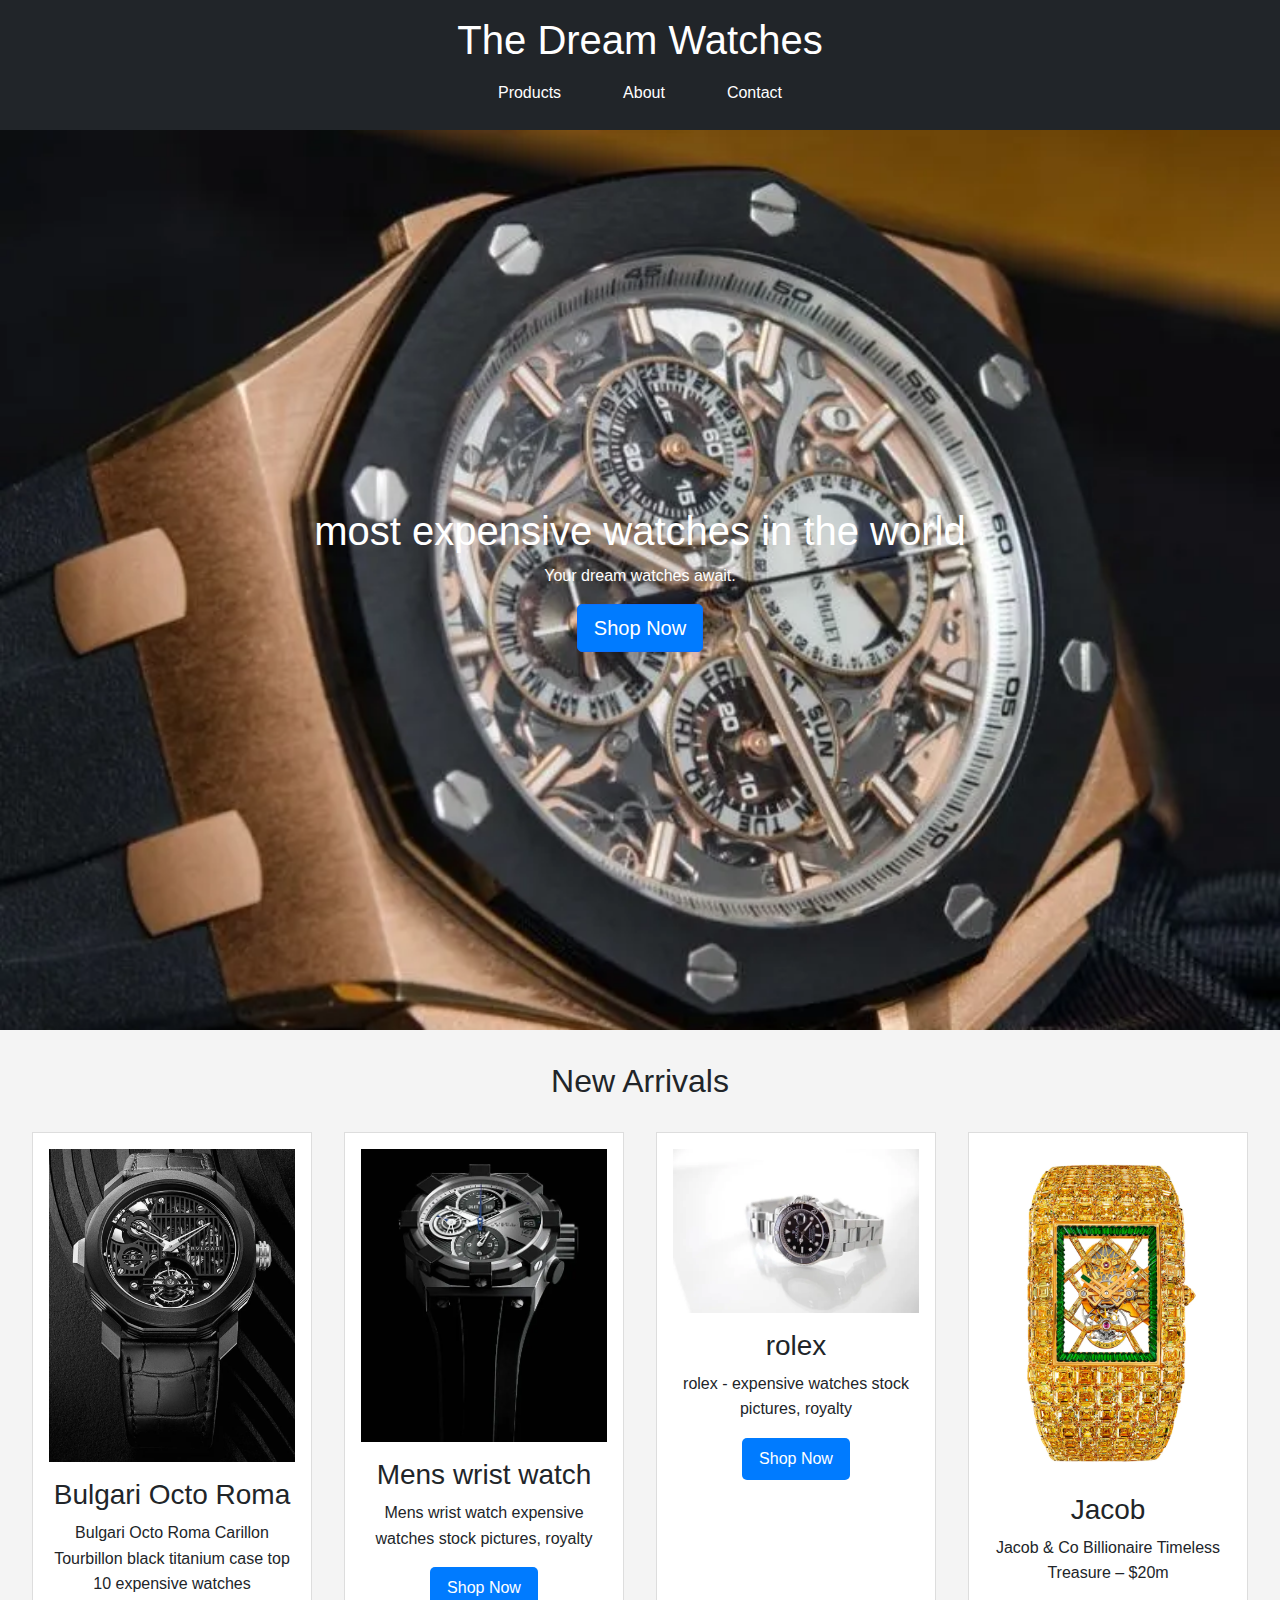
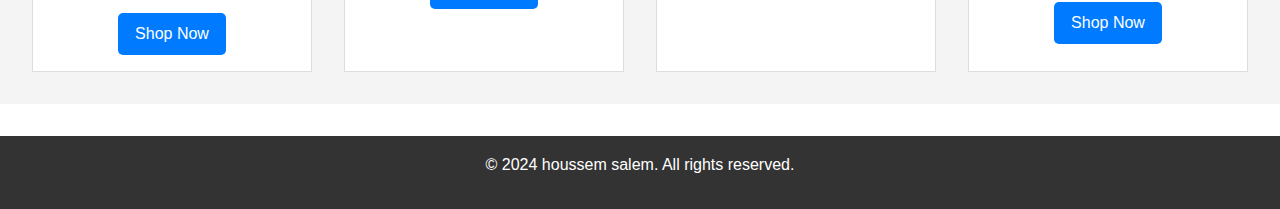
<file: index.html>
<!DOCTYPE html>
<html lang="en">
<head>
    <meta charset="UTF-8">
    <meta name="viewport" content="width=device-width, initial-scale=1.0">
    <title>Responsive Store Landing Page</title>
    <link href="https://cdn.jsdelivr.net/npm/bootstrap@5.3.0-alpha1/dist/css/bootstrap.min.css" rel="stylesheet">
    <link href="https://cdn.jsdelivr.net/npm/bootstrap@5.3.0/dist/css/bootstrap.min.css" rel="stylesheet">
    <script src="https://cdn.jsdelivr.net/npm/bootstrap@5.3.0/dist/js/bootstrap.bundle.min.js"></script>
    <link rel="stylesheet" href="styles.css">

</head>
<body>
    <!-- Header -->
    <header class="bg-dark text-white p-3 text-center">
        <nav>
            <h1>The Dream Watches</h1>
            <ul class="nav justify-content-center">
                <li class="nav-item"><a class="nav-link text-white" href="#products">Products</a></li>
                <li class="nav-item"><a class="nav-link text-white" href="#about">About</a></li>
                <li class="nav-item"><a class="nav-link text-white" href="xd.html">Contact</a></li>
            </ul>
        </nav>
    </header>

    <!--hero section-->

    <section class="hero-section" style="background-image: url('audemars-piguet-royal-oak-offshore-grand-complication-marcus-watches-ablogtowatch-19.webp'); background-size: cover; height: 100vh; display: flex; align-items: center; justify-content: center;">
        <div class="text-center text-white">
            <h1>most expensive watches in the world</h1>
            <p>Your dream watches await.</p>
            <a href="#" class="btn btn-primary btn-lg">Shop Now</a>
        </div>
    </section>

    <!-- Main Product Section -->
    <section id="products">
        <h2>New Arrivals</h2>
        <div class="product-grid">
            <div class="product-card">
                <img src="image.jpg" alt="Product 1">
                <h3>Bulgari Octo Roma </h3>
                <p>Bulgari Octo Roma Carillon Tourbillon black titanium case top 10 expensive watches</p>
                <a href="#" class="btn">Shop Now</a>
            </div>
            <div class="product-card">
                <img src="image2.jpg" alt="Product 2">
                <h3>Mens wrist watch</h3>
                <p>Mens wrist watch expensive watches stock pictures, royalty</p>
                <a href="" class="btn">Shop Now</a>
            </div>
            <div class="product-card">
                <img src="rolex.jpg" alt="Product 3">
                <h3>rolex</h3>
                <p>rolex - expensive watches stock pictures, royalty</p>
                <a href="#" class="btn">Shop Now</a>
            </div>
            <div class="product-card">
                <img src="image3.jpg" alt="Product 4">
                <h3>Jacob</h3>
                <p>Jacob & Co Billionaire Timeless Treasure – $20m</p>
                <a href="#" class="btn">Shop Now</a>
            </div>
        </div>
    </section>

    <!-- Footer -->
    <footer>
        <p>&copy; 2024 houssem salem. All rights reserved.</p>
    </footer>
</body>
</html>
</file>
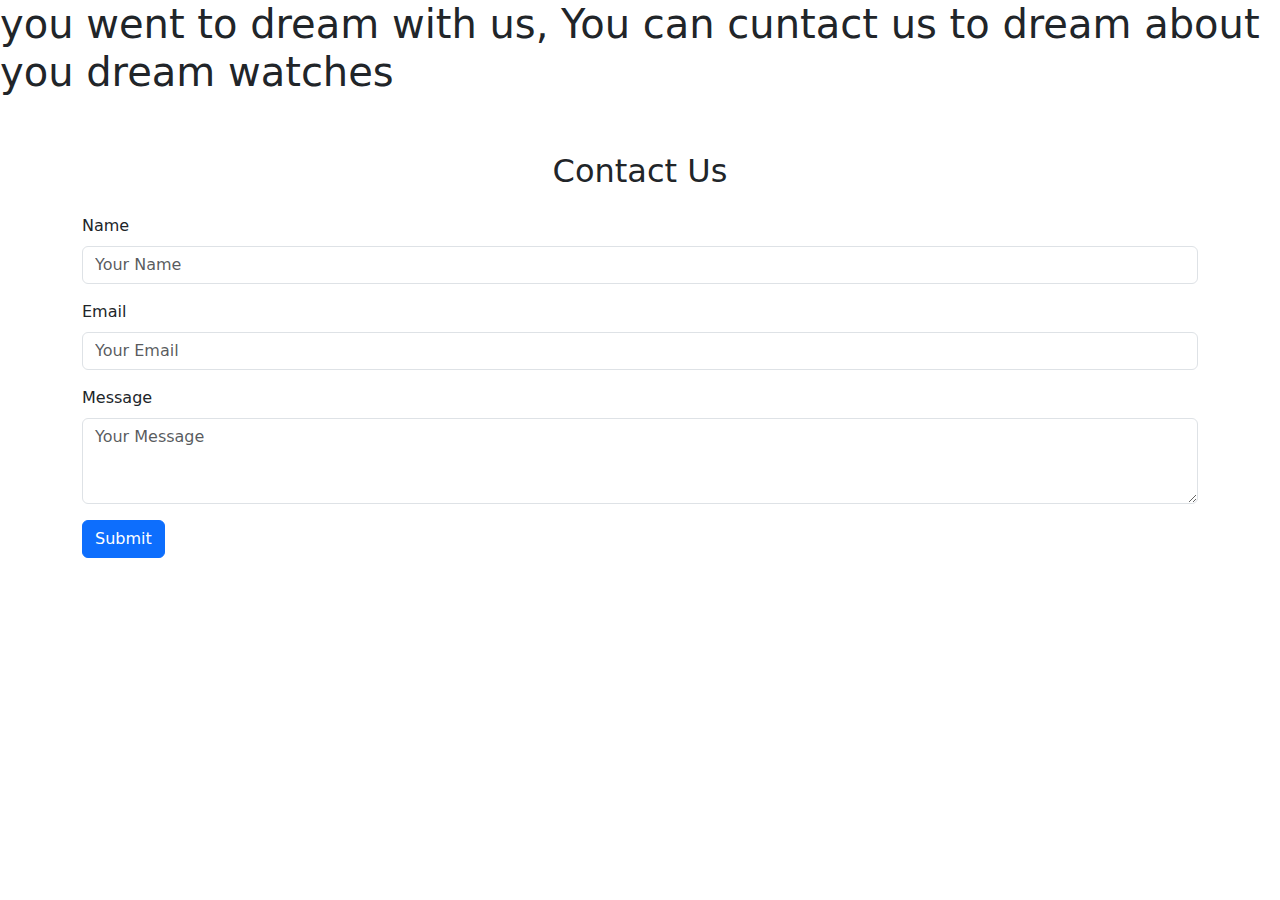
<file: xd.html>
<!DOCTYPE html>
<html lang="en">
<head>
    <meta charset="UTF-8">
    <meta name="viewport" content="width=device-width, initial-scale=1.0">
    <link href="https://cdn.jsdelivr.net/npm/bootstrap@5.3.0/dist/css/bootstrap.min.css" rel="stylesheet">
    <script src="https://cdn.jsdelivr.net/npm/bootstrap@5.3.0/dist/js/bootstrap.bundle.min.js"></script>
    <title>Document</title>
</head>
<body>
    <h1>you went to dream with us, You can cuntact us to dream about you dream watches</h1>

<!--xd section-->
    <section class="contact py-5">
        <div class="container">
            <h2 class="text-center mb-4">Contact Us</h2>
            <form>
                <div class="mb-3">
                    <label for="name" class="form-label">Name</label>
                    <input type="text" class="form-control" id="name" placeholder="Your Name">
                </div>
                <div class="mb-3">
                    <label for="email" class="form-label">Email</label>
                    <input type="email" class="form-control" id="email" placeholder="Your Email">
                </div>
                <div class="mb-3">
                    <label for="message" class="form-label">Message</label>
                    <textarea class="form-control" id="message" rows="3" placeholder="Your Message"></textarea>
                </div>
                <button type="submit" class="btn btn-primary">Submit</button>
            </form>
        </div>
    </section>
</body>
</html>
</file>
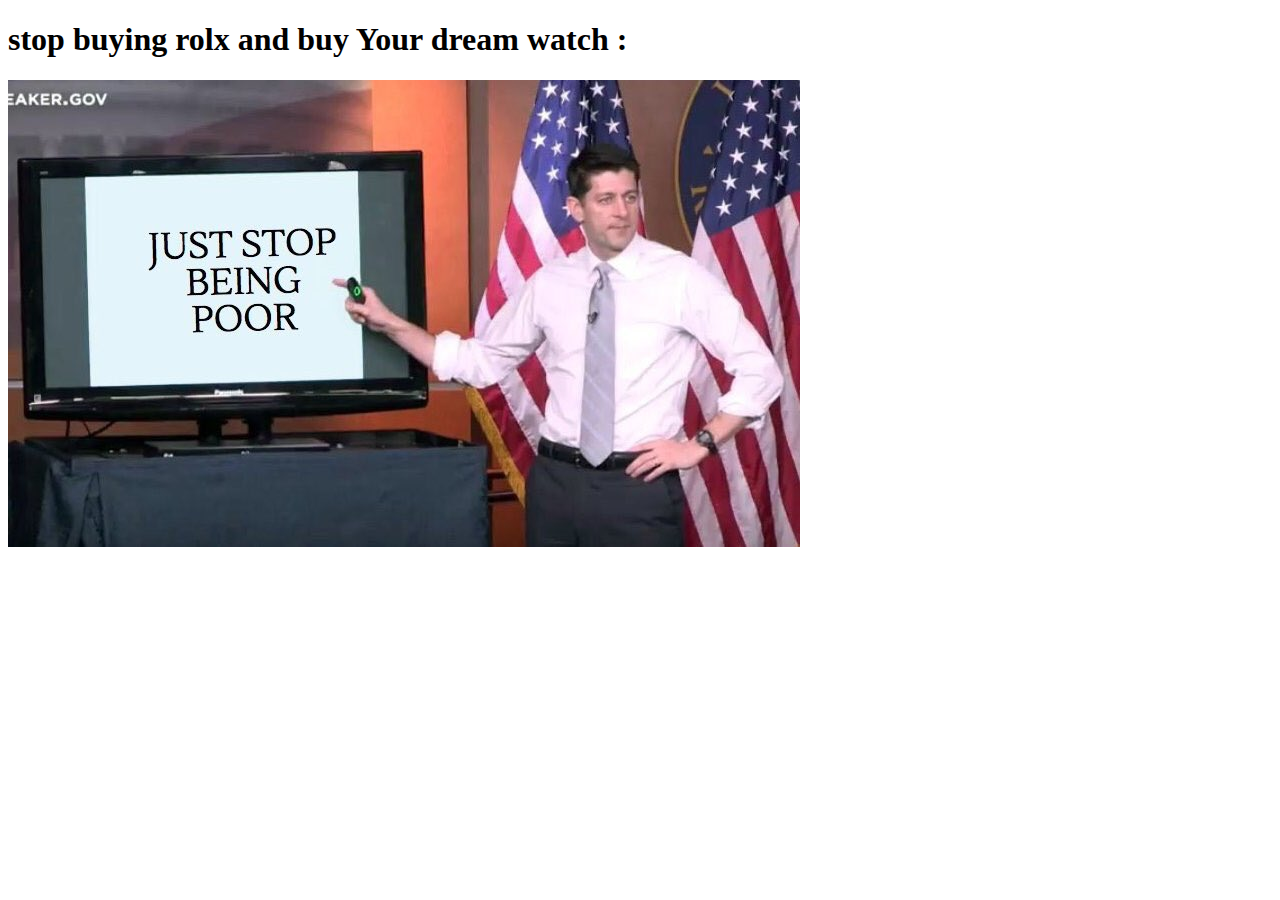
<file: xd2.html>
<!DOCTYPE html>
<html lang="en">
<head>
    <meta charset="UTF-8">
    <meta name="viewport" content="width=device-width, initial-scale=1.0">
    <title>Document</title>
</head>
<body>
    <h1>stop buying rolx and buy Your dream watch  :

    </h1>
    <img src="poor2.jpg" alt="poor">
</body>
</html>
</file>
<file: styles.css>
* {
    margin: 0;
    padding: 0;
    box-sizing: border-box;
}

body {
    font-family: Arial, sans-serif;
    line-height: 1.6;
}

header {
    background: #333;
    color: white;
    padding: 1rem;
    text-align: center;
}

nav ul {
    list-style: none;
    display: flex;
    justify-content: center;
}

nav ul li {
    margin: 0 15px;
}

nav ul li a {
    color: white;
    text-decoration: none;
    font-weight: bold;
}

h1 {
    margin-bottom: 0.5rem;
}

/* Main Product Section */
#products {
    padding: 2rem;
    background-color: #f4f4f4;
}

h2 {
    text-align: center;
    margin-bottom: 2rem;
}

.product-grid {
    display: grid;
    grid-template-columns: repeat(auto-fit, minmax(200px, 1fr));
    gap: 2rem;
}

.product-card {
    background: white;
    padding: 1rem;
    border: 1px solid #ddd;
    text-align: center;
}

.product-card img {
    max-width: 100%;
    height: auto;
}

.product-card h3 {
    margin: 1rem 0 0.5rem;
}

.product-card p {
    margin-bottom: 1rem;
}

.btn {
    background: #007bff;
    color: white;
    padding: 0.5rem 1rem;
    text-decoration: none;
    border-radius: 5px;
}

.btn:hover {
    background: #0056b3;
}

/* Footer */
footer {
    background: #333;
    color: white;
    text-align: center;
    padding: 1rem 0;
    margin-top: 2rem;
}
/* Responsive Media Queries */
@media (max-width: 768px) {
    nav ul {
        flex-direction: column;
    }

    .product-grid {
        grid-template-columns: repeat(auto-fit, minmax(150px, 1fr));
    }
}
</file>
